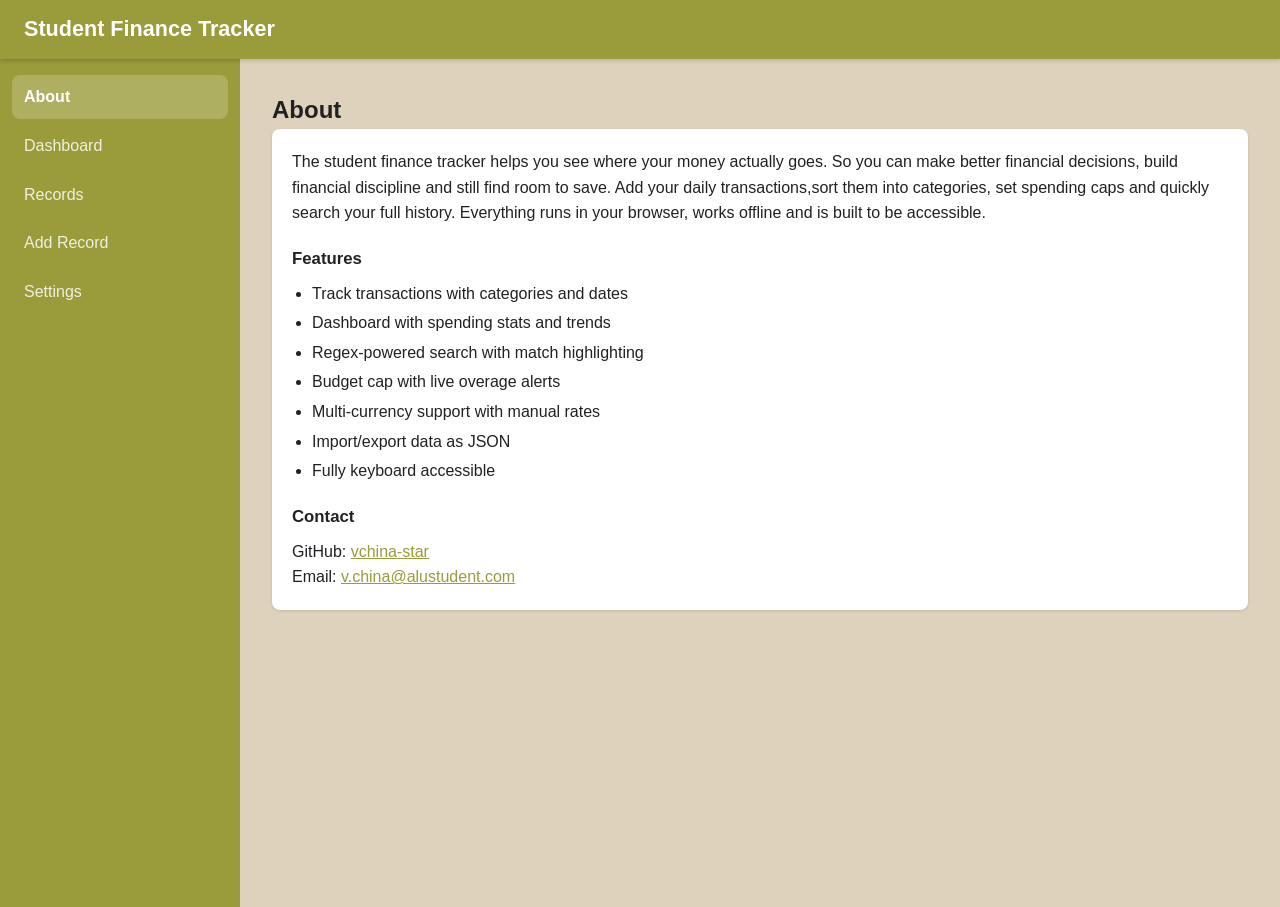
<file: index.html>
<!DOCTYPE html>
<html lang="en">
<head>
  <meta charset="UTF-8">
  <meta name="viewport" content="width=device-width, initial-scale=1.0">
  <title>About — Student Finance Tracker</title>
  <link rel="stylesheet" href="styles/main.css">
</head>
<body>
  <a href="#main-content" class="skip-link">Skip to main content</a>

  <header class="app-header">
    <h1>Student Finance Tracker</h1>
    <button id="menu-toggle" class="menu-toggle" aria-expanded="false" aria-controls="main-nav" aria-label="Toggle navigation">
      <span class="hamburger"></span>
    </button>
    <nav id="main-nav" class="main-nav" aria-label="Main navigation">
      <ul>
        <li><a href="index.html" class="nav-link active">About</a></li>
        <li><a href="pages/dashboard.html" class="nav-link">Dashboard</a></li>
        <li><a href="pages/records.html" class="nav-link">Records</a></li>
        <li><a href="pages/add-edit.html" class="nav-link">Add Record</a></li>
        <li><a href="pages/settings.html" class="nav-link">Settings</a></li>
      </ul>
    </nav>
  </header>

  <div id="status-message" role="status" aria-live="polite" class="sr-only"></div>
  <div id="alert-message" role="alert" aria-live="assertive" class="sr-only"></div>

  <div class="page-wrapper">
    <nav class="sidebar-nav" aria-label="Main navigation">
      <ul>
        <li><a href="index.html" class="nav-link active">About</a></li>
        <li><a href="pages/dashboard.html" class="nav-link">Dashboard</a></li>
        <li><a href="pages/records.html" class="nav-link">Records</a></li>
        <li><a href="pages/add-edit.html" class="nav-link">Add Record</a></li>
        <li><a href="pages/settings.html" class="nav-link">Settings</a></li>
      </ul>
    </nav>

    <main id="main-content">
    <section id="about" aria-labelledby="about-heading">
      <h2 id="about-heading">About</h2>
      <div class="about-content">
        <p>
      The student finance tracker helps you see where your money actually goes.
      So you can make better financial decisions, build financial discipline and still find room to save.
      Add your daily transactions,sort them into categories, set spending caps and quickly search your full history.
      Everything runs in your browser, works offline and is built to be accessible.
        </p>
        <h3>Features</h3>
        <ul>
          <li>Track transactions with categories and dates</li>
          <li>Dashboard with spending stats and trends</li>
          <li>Regex-powered search with match highlighting</li>
          <li>Budget cap with live overage alerts</li>
          <li>Multi-currency support with manual rates</li>
          <li>Import/export data as JSON</li>
          <li>Fully keyboard accessible</li>
        </ul>
        <h3>Contact</h3>
        <address>
          <p>GitHub: <a href="https://github.com/vchina-star" target="_blank" rel="noopener">vchina-star</a></p>
          <p>Email: <a href="mailto:v.china@alustudent.com">v.china@alustudent.com</a></p>
        </address>
      </div>
    </section>
    </main>
  </div>

  <script type="module" src="scripts/ui.js"></script>
</body>
</html>
</file>
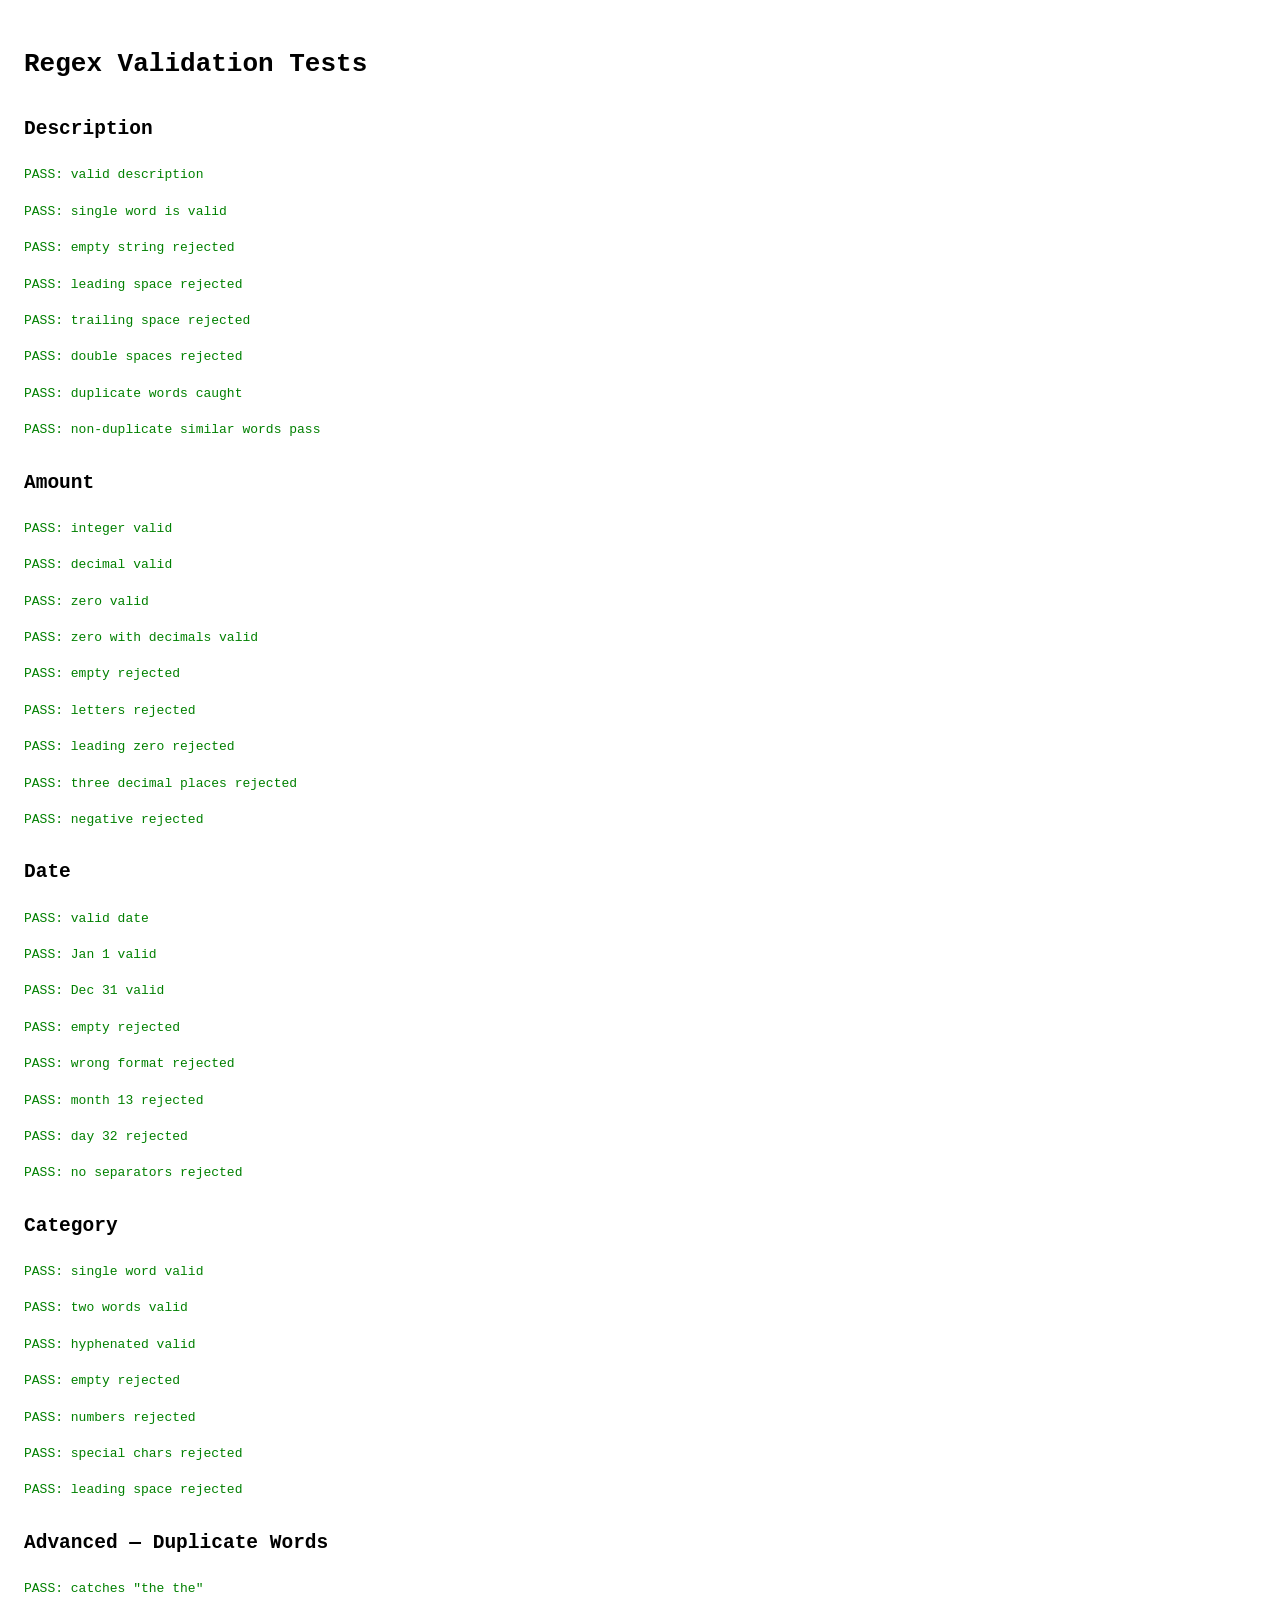
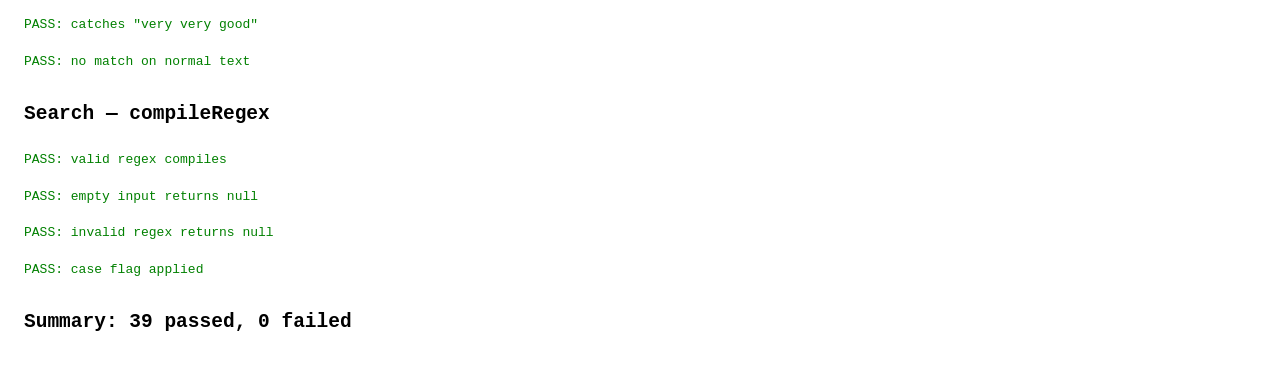
<file: tests.html>
<!DOCTYPE html>
<html lang="en">
<head>
  <meta charset="UTF-8">
  <meta name="viewport" content="width=device-width, initial-scale=1.0">
  <title>Validator Tests</title>
  <style>
    body { font-family: monospace; padding: 1rem; line-height: 1.8; }
    .pass { color: green; }
    .fail { color: red; font-weight: bold; }
    h2 { margin-top: 1.5rem; }
  </style>
</head>
<body>
  <h1>Regex Validation Tests</h1>
  <div id="results"></div>
  <script type="module">
    import { validateDescription, validateAmount, validateDate, validateCategory, patterns } from './scripts/validators.js';
    import { compileRegex } from './scripts/search.js';

    const results = document.getElementById('results');
    let passed = 0;
    let failed = 0;

    function assert(label, condition) {
      if (condition) {
        passed++;
        results.innerHTML += `<p class="pass">PASS: ${label}</p>`;
      } else {
        failed++;
        results.innerHTML += `<p class="fail">FAIL: ${label}</p>`;
      }
    }

    function section(title) {
      results.innerHTML += `<h2>${title}</h2>`;
    }

    // Description validation
    section('Description');
    assert('valid description', validateDescription('Lunch at cafeteria') === '');
    assert('single word is valid', validateDescription('Coffee') === '');
    assert('empty string rejected', validateDescription('') !== '');
    assert('leading space rejected', validateDescription(' Lunch') !== '');
    assert('trailing space rejected', validateDescription('Lunch ') !== '');
    assert('double spaces rejected', validateDescription('Lunch  at') !== '');
    assert('duplicate words caught', validateDescription('the the lunch') !== '');
    assert('non-duplicate similar words pass', validateDescription('the theater') === '');

    // Amount validation
    section('Amount');
    assert('integer valid', validateAmount('100') === '');
    assert('decimal valid', validateAmount('12.50') === '');
    assert('zero valid', validateAmount('0') === '');
    assert('zero with decimals valid', validateAmount('0.99') === '');
    assert('empty rejected', validateAmount('') !== '');
    assert('letters rejected', validateAmount('abc') !== '');
    assert('leading zero rejected', validateAmount('01') !== '');
    assert('three decimal places rejected', validateAmount('12.500') !== '');
    assert('negative rejected', validateAmount('-5') !== '');

    // Date validation
    section('Date');
    assert('valid date', validateDate('2025-09-25') === '');
    assert('Jan 1 valid', validateDate('2025-01-01') === '');
    assert('Dec 31 valid', validateDate('2025-12-31') === '');
    assert('empty rejected', validateDate('') !== '');
    assert('wrong format rejected', validateDate('25-09-2025') !== '');
    assert('month 13 rejected', validateDate('2025-13-01') !== '');
    assert('day 32 rejected', validateDate('2025-01-32') !== '');
    assert('no separators rejected', validateDate('20250925') !== '');

    // Category validation
    section('Category');
    assert('single word valid', validateCategory('Food') === '');
    assert('two words valid', validateCategory('Fast Food') === '');
    assert('hyphenated valid', validateCategory('Self-care') === '');
    assert('empty rejected', validateCategory('') !== '');
    assert('numbers rejected', validateCategory('Food2') !== '');
    assert('special chars rejected', validateCategory('Food!') !== '');
    assert('leading space rejected', validateCategory(' Food') !== '');

    // Advanced: duplicate word regex
    section('Advanced — Duplicate Words');
    assert('catches "the the"', patterns.duplicateWords.test('the the'));
    assert('catches "very very good"', patterns.duplicateWords.test('very very good'));
    assert('no match on normal text', !patterns.duplicateWords.test('the quick brown fox'));

    // Search: compileRegex
    section('Search — compileRegex');
    assert('valid regex compiles', compileRegex('\\d+') !== null);
    assert('empty input returns null', compileRegex('') === null);
    assert('invalid regex returns null', compileRegex('[invalid') === null);
    assert('case flag applied', compileRegex('food', 'i').flags.includes('i'));

    // Summary
    results.innerHTML += `<h2>Summary: ${passed} passed, ${failed} failed</h2>`;
  </script>
</body>
</html>
</file>
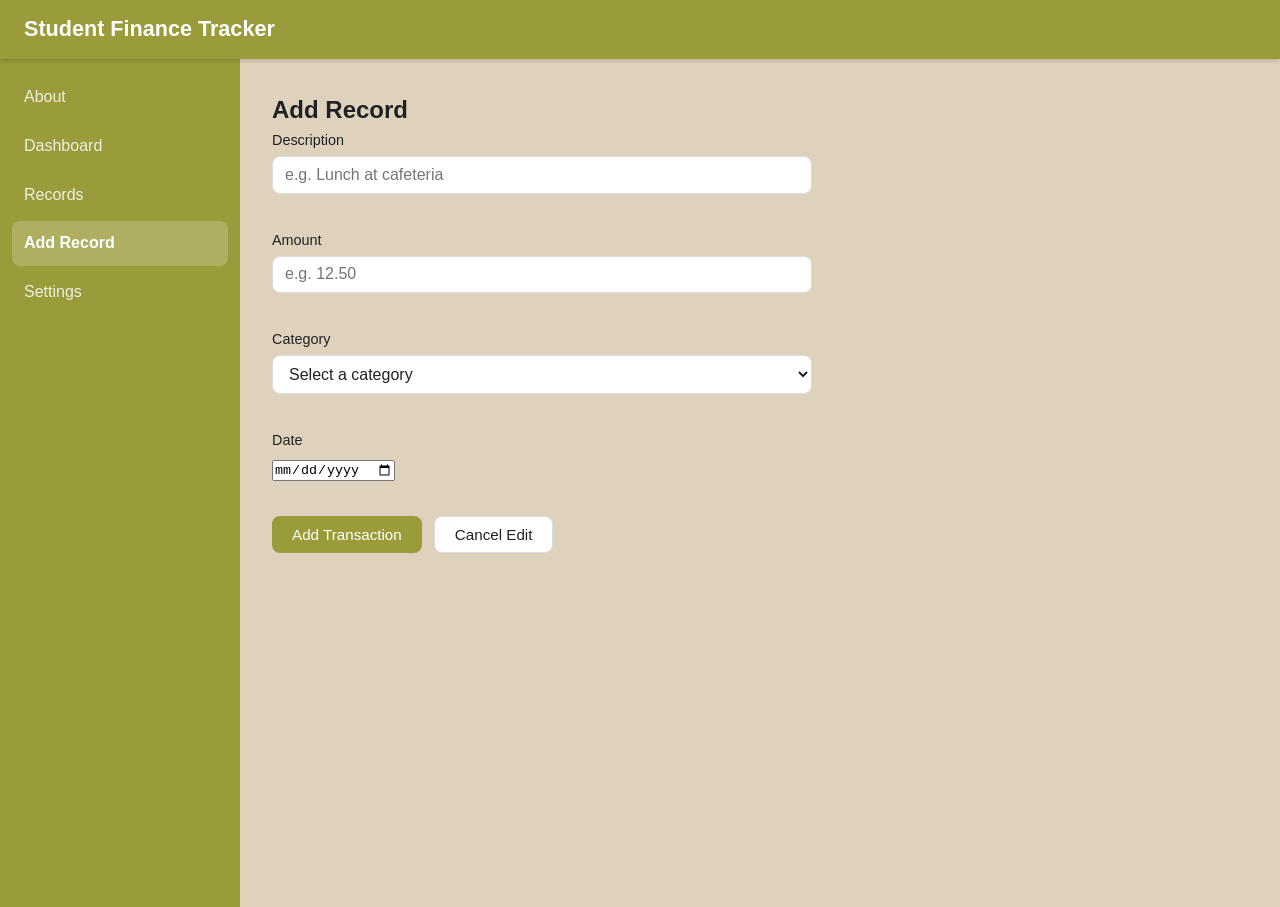
<file: pages/add-edit.html>
<!DOCTYPE html>
<html lang="en">
<head>
  <meta charset="UTF-8">
  <meta name="viewport" content="width=device-width, initial-scale=1.0">
  <title>Add Record — Student Finance Tracker</title>
  <link rel="stylesheet" href="../styles/main.css">
</head>
<body>
  <a href="#main-content" class="skip-link">Skip to main content</a>

  <header class="app-header">
    <h1>Student Finance Tracker</h1>
    <button id="menu-toggle" class="menu-toggle" aria-expanded="false" aria-controls="main-nav" aria-label="Toggle navigation">
      <span class="hamburger"></span>
    </button>
    <nav id="main-nav" class="main-nav" aria-label="Main navigation">
      <ul>
        <li><a href="../index.html" class="nav-link">About</a></li>
        <li><a href="dashboard.html" class="nav-link">Dashboard</a></li>
        <li><a href="records.html" class="nav-link">Records</a></li>
        <li><a href="add-edit.html" class="nav-link active">Add Record</a></li>
        <li><a href="settings.html" class="nav-link">Settings</a></li>
      </ul>
    </nav>
  </header>

  <div id="status-message" role="status" aria-live="polite" class="sr-only"></div>
  <div id="alert-message" role="alert" aria-live="assertive" class="sr-only"></div>

  <div class="page-wrapper">
    <nav class="sidebar-nav" aria-label="Main navigation">
      <ul>
        <li><a href="../index.html" class="nav-link">About</a></li>
        <li><a href="dashboard.html" class="nav-link">Dashboard</a></li>
        <li><a href="records.html" class="nav-link">Records</a></li>
        <li><a href="add-edit.html" class="nav-link active">Add Record</a></li>
        <li><a href="settings.html" class="nav-link">Settings</a></li>
      </ul>
    </nav>

    <main id="main-content">
    <section id="add-edit" aria-labelledby="add-edit-heading">
      <h2 id="add-edit-heading">Add Record</h2>

      <form id="transaction-form" novalidate>
        <div class="form-group">
          <label for="input-description">Description</label>
          <input type="text" id="input-description" name="description" required
                 placeholder="e.g. Lunch at cafeteria" autocomplete="off">
          <p id="error-description" class="field-error" aria-live="polite"></p>
        </div>

        <div class="form-group">
          <label for="input-amount">Amount</label>
          <input type="text" id="input-amount" name="amount" inputmode="decimal" required
                 placeholder="e.g. 12.50">
          <p id="error-amount" class="field-error" aria-live="polite"></p>
        </div>

        <div class="form-group">
          <label for="input-category">Category</label>
          <select id="input-category" name="category" required>
            <option value="">Select a category</option>
            <option value="Food">Food</option>
            <option value="Books">Books</option>
            <option value="Transport">Transport</option>
            <option value="Entertainment">Entertainment</option>
            <option value="Fees">Fees</option>
            <option value="Other">Other</option>
          </select>
          <p id="error-category" class="field-error" aria-live="polite"></p>
        </div>

        <div class="form-group">
          <label for="input-date">Date</label>
          <input type="date" id="input-date" name="date" required>
          <p id="error-date" class="field-error" aria-live="polite"></p>
        </div>

        <input type="hidden" id="edit-id" name="editId" value="">

        <div class="form-actions">
          <button type="submit" id="form-submit-btn">Add Transaction</button>
          <button type="button" id="form-cancel-btn" hidden>Cancel Edit</button>
        </div>
      </form>
    </section>
    </main>
  </div>

  <script type="module" src="../scripts/ui.js"></script>
</body>
</html>
</file>
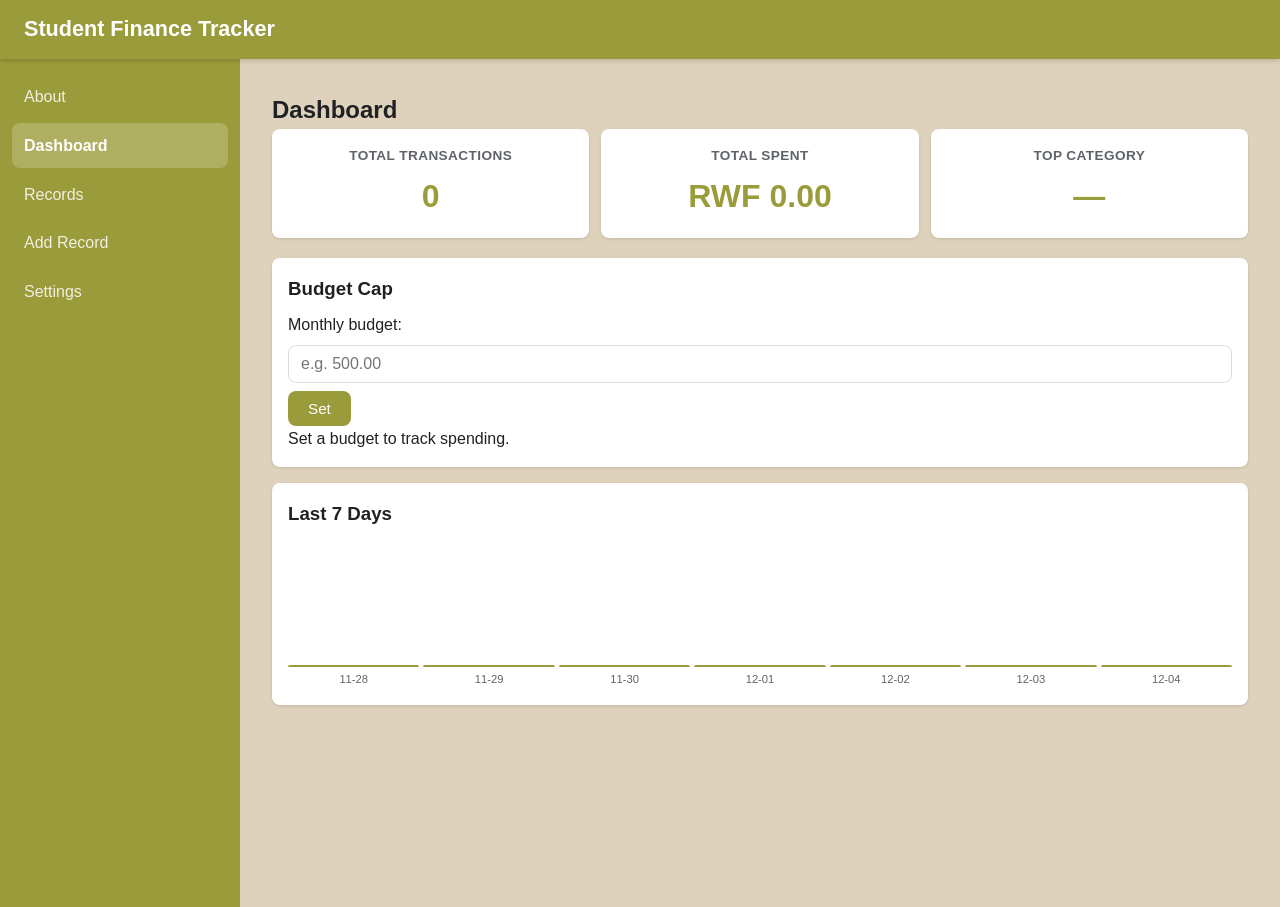
<file: pages/dashboard.html>
<!DOCTYPE html>
<html lang="en">
<head>
  <meta charset="UTF-8">
  <meta name="viewport" content="width=device-width, initial-scale=1.0">
  <title>Dashboard — Student Finance Tracker</title>
  <link rel="stylesheet" href="../styles/main.css">
</head>
<body>
  <a href="#main-content" class="skip-link">Skip to main content</a>

  <header class="app-header">
    <h1>Student Finance Tracker</h1>
    <button id="menu-toggle" class="menu-toggle" aria-expanded="false" aria-controls="main-nav" aria-label="Toggle navigation">
      <span class="hamburger"></span>
    </button>
    <nav id="main-nav" class="main-nav" aria-label="Main navigation">
      <ul>
        <li><a href="../index.html" class="nav-link">About</a></li>
        <li><a href="dashboard.html" class="nav-link active">Dashboard</a></li>
        <li><a href="records.html" class="nav-link">Records</a></li>
        <li><a href="add-edit.html" class="nav-link">Add Record</a></li>
        <li><a href="settings.html" class="nav-link">Settings</a></li>
      </ul>
    </nav>
  </header>

  <div id="status-message" role="status" aria-live="polite" class="sr-only"></div>
  <div id="alert-message" role="alert" aria-live="assertive" class="sr-only"></div>

  <div class="page-wrapper">
    <nav class="sidebar-nav" aria-label="Main navigation">
      <ul>
        <li><a href="../index.html" class="nav-link">About</a></li>
        <li><a href="dashboard.html" class="nav-link active">Dashboard</a></li>
        <li><a href="records.html" class="nav-link">Records</a></li>
        <li><a href="add-edit.html" class="nav-link">Add Record</a></li>
        <li><a href="settings.html" class="nav-link">Settings</a></li>
      </ul>
    </nav>

    <main id="main-content">
    <section id="dashboard" aria-labelledby="dashboard-heading">
      <h2 id="dashboard-heading">Dashboard</h2>

      <div class="stats-grid">
        <div class="stat-card">
          <h3>Total Transactions</h3>
          <p id="stat-total-count" class="stat-value">0</p>
        </div>
        <div class="stat-card">
          <h3>Total Spent</h3>
          <p id="stat-total-amount" class="stat-value">0.00</p>
        </div>
        <div class="stat-card">
          <h3>Top Category</h3>
          <p id="stat-top-category" class="stat-value">—</p>
        </div>
      </div>

      <div class="budget-section">
        <h3>Budget Cap</h3>
        <div class="budget-controls">
          <label for="budget-cap-input">Monthly budget:</label>
          <input type="text" id="budget-cap-input" inputmode="decimal" placeholder="e.g. 500.00">
          <button id="set-budget-btn" type="button">Set</button>
        </div>
        <div id="budget-status" aria-live="polite">
          <p id="budget-remaining">Set a budget to track spending.</p>
        </div>
      </div>

      <div class="chart-section">
        <h3>Last 7 Days</h3>
        <div id="trend-chart" class="trend-chart" role="img" aria-label="Spending trend for the last 7 days"></div>
      </div>
    </section>
    </main>
  </div>

  <script type="module" src="../scripts/ui.js"></script>
</body>
</html>
</file>
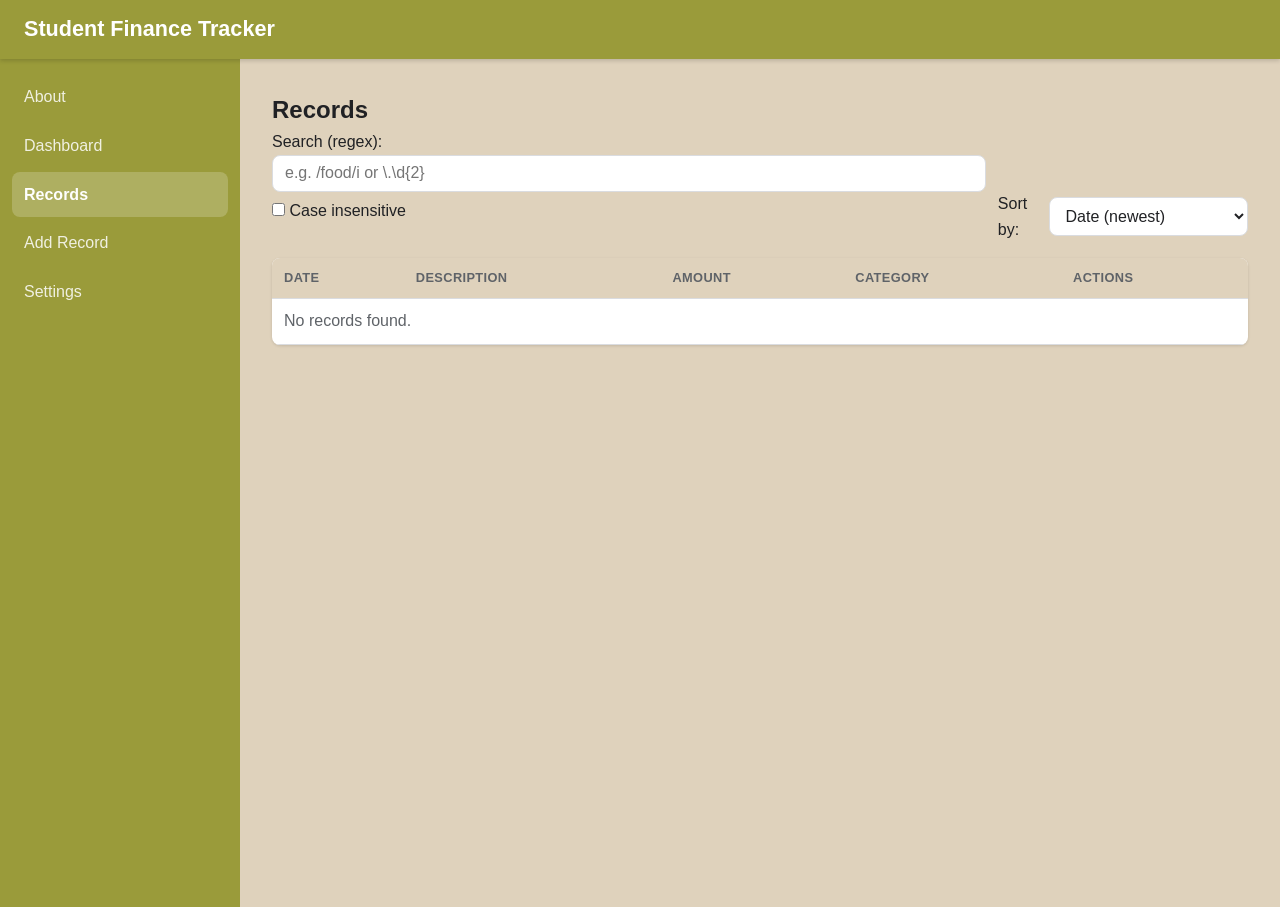
<file: pages/records.html>
<!DOCTYPE html>
<html lang="en">
<head>
  <meta charset="UTF-8">
  <meta name="viewport" content="width=device-width, initial-scale=1.0">
  <title>Records — Student Finance Tracker</title>
  <link rel="stylesheet" href="../styles/main.css">
</head>
<body>
  <a href="#main-content" class="skip-link">Skip to main content</a>

  <header class="app-header">
    <h1>Student Finance Tracker</h1>
    <button id="menu-toggle" class="menu-toggle" aria-expanded="false" aria-controls="main-nav" aria-label="Toggle navigation">
      <span class="hamburger"></span>
    </button>
    <nav id="main-nav" class="main-nav" aria-label="Main navigation">
      <ul>
        <li><a href="../index.html" class="nav-link">About</a></li>
        <li><a href="dashboard.html" class="nav-link">Dashboard</a></li>
        <li><a href="records.html" class="nav-link active">Records</a></li>
        <li><a href="add-edit.html" class="nav-link">Add Record</a></li>
        <li><a href="settings.html" class="nav-link">Settings</a></li>
      </ul>
    </nav>
  </header>

  <div id="status-message" role="status" aria-live="polite" class="sr-only"></div>
  <div id="alert-message" role="alert" aria-live="assertive" class="sr-only"></div>

  <div class="page-wrapper">
    <nav class="sidebar-nav" aria-label="Main navigation">
      <ul>
        <li><a href="../index.html" class="nav-link">About</a></li>
        <li><a href="dashboard.html" class="nav-link">Dashboard</a></li>
        <li><a href="records.html" class="nav-link active">Records</a></li>
        <li><a href="add-edit.html" class="nav-link">Add Record</a></li>
        <li><a href="settings.html" class="nav-link">Settings</a></li>
      </ul>
    </nav>

    <main id="main-content">
    <section id="records" aria-labelledby="records-heading">
      <h2 id="records-heading">Records</h2>

      <div class="records-toolbar">
        <div class="search-group">
          <label for="search-input">Search (regex):</label>
          <input type="text" id="search-input" placeholder="e.g. /food/i or \.\d{2}">
          <div class="search-options">
            <label>
              <input type="checkbox" id="search-case-toggle"> Case insensitive
            </label>
          </div>
          <p id="search-error" class="field-error" role="alert" aria-live="assertive"></p>
        </div>

        <div class="sort-group">
          <label for="sort-select">Sort by:</label>
          <select id="sort-select">
            <option value="date-desc">Date (newest)</option>
            <option value="date-asc">Date (oldest)</option>
            <option value="description-asc">Description (A→Z)</option>
            <option value="description-desc">Description (Z→A)</option>
            <option value="amount-asc">Amount (low→high)</option>
            <option value="amount-desc">Amount (high→low)</option>
          </select>
        </div>
      </div>

      <div class="table-wrapper">
        <table id="records-table" aria-label="Transaction records">
          <thead>
            <tr>
              <th scope="col">Date</th>
              <th scope="col">Description</th>
              <th scope="col">Amount</th>
              <th scope="col">Category</th>
              <th scope="col">Actions</th>
            </tr>
          </thead>
          <tbody id="records-body">
            <tr class="empty-row">
              <td colspan="5">No records yet. Add your first transaction!</td>
            </tr>
          </tbody>
        </table>
      </div>

      <div id="records-cards" class="records-cards" aria-label="Transaction records"></div>
    </section>
    </main>
  </div>

  <script type="module" src="../scripts/ui.js"></script>
</body>
</html>
</file>
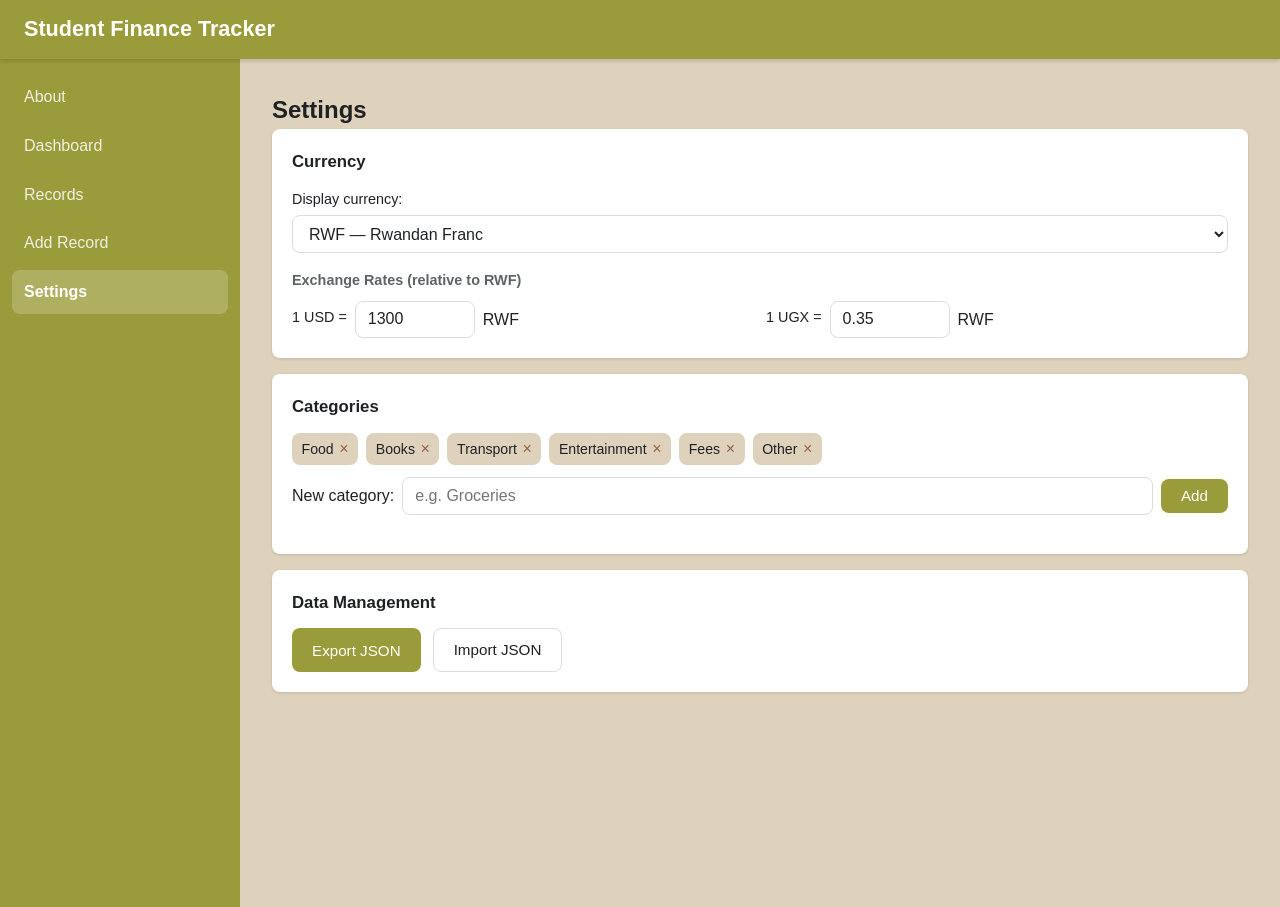
<file: pages/settings.html>
<!DOCTYPE html>
<html lang="en">
<head>
  <meta charset="UTF-8">
  <meta name="viewport" content="width=device-width, initial-scale=1.0">
  <title>Settings — Student Finance Tracker</title>
  <link rel="stylesheet" href="../styles/main.css">
</head>
<body>
  <a href="#main-content" class="skip-link">Skip to main content</a>

  <header class="app-header">
    <h1>Student Finance Tracker</h1>
    <button id="menu-toggle" class="menu-toggle" aria-expanded="false" aria-controls="main-nav" aria-label="Toggle navigation">
      <span class="hamburger"></span>
    </button>
    <nav id="main-nav" class="main-nav" aria-label="Main navigation">
      <ul>
        <li><a href="../index.html" class="nav-link">About</a></li>
        <li><a href="dashboard.html" class="nav-link">Dashboard</a></li>
        <li><a href="records.html" class="nav-link">Records</a></li>
        <li><a href="add-edit.html" class="nav-link">Add Record</a></li>
        <li><a href="settings.html" class="nav-link active">Settings</a></li>
      </ul>
    </nav>
  </header>

  <div id="status-message" role="status" aria-live="polite" class="sr-only"></div>
  <div id="alert-message" role="alert" aria-live="assertive" class="sr-only"></div>

  <div class="page-wrapper">
    <nav class="sidebar-nav" aria-label="Main navigation">
      <ul>
        <li><a href="../index.html" class="nav-link">About</a></li>
        <li><a href="dashboard.html" class="nav-link">Dashboard</a></li>
        <li><a href="records.html" class="nav-link">Records</a></li>
        <li><a href="add-edit.html" class="nav-link">Add Record</a></li>
        <li><a href="settings.html" class="nav-link active">Settings</a></li>
      </ul>
    </nav>

    <main id="main-content">
    <section id="settings" aria-labelledby="settings-heading">
      <h2 id="settings-heading">Settings</h2>

      <div class="settings-group">
        <h3>Currency</h3>
        <div class="form-group">
          <label for="base-currency">Display currency:</label>
          <select id="base-currency">
            <option value="RWF">RWF — Rwandan Franc</option>
            <option value="USD">USD — US Dollar</option>
            <option value="UGX">UGX — Ugandan Shilling</option>
          </select>
        </div>

        <h4>Exchange Rates (relative to RWF)</h4>
        <div class="rates-grid">
          <div class="form-group">
            <label for="rate-usd">1 USD =</label>
            <input type="text" id="rate-usd" inputmode="decimal" value="1300">
            <span>RWF</span>
          </div>
          <div class="form-group">
            <label for="rate-ugx">1 UGX =</label>
            <input type="text" id="rate-ugx" inputmode="decimal" value="0.35">
            <span>RWF</span>
          </div>
        </div>
      </div>

      <div class="settings-group">
        <h3>Categories</h3>
        <ul id="category-list" class="category-list"></ul>
        <div class="category-add">
          <label for="new-category-input">New category:</label>
          <input type="text" id="new-category-input" placeholder="e.g. Groceries">
          <button type="button" id="add-category-btn">Add</button>
        </div>
        <p id="error-new-category" class="field-error" aria-live="polite"></p>
      </div>

      <div class="settings-group">
        <h3>Data Management</h3>
        <div class="data-actions">
          <button type="button" id="export-btn">Export JSON</button>
          <label for="import-file" class="btn-label">Import JSON</label>
          <input type="file" id="import-file" accept=".json" class="sr-only">
        </div>
        <p id="import-status" role="status" aria-live="polite"></p>
      </div>
    </section>
    </main>
  </div>

  <script type="module" src="../scripts/ui.js"></script>
</body>
</html>
</file>
<file: styles/main.css>
*,
*::before,
*::after {
  box-sizing: border-box;
  margin: 0;
  padding: 0;
}

:root {
  --clr-primary: #9a9b3a;
  --clr-primary-dark: #95bdf1;
  --clr-danger: #916147;
  --clr-success: #1e8e3e;
  --clr-warning: #f9ab00;
  --clr-bg: #dfd2bc;
  --clr-surface: #ffffff;
  --clr-text: #202124;
  --clr-text-muted: #5f6368;
  --clr-border: #dadce0;
  --clr-focus: #1a73e8;
  --clr-highlight: #fff3cd;
  --radius: 8px;
  --shadow: 0 1px 3px rgba(0, 0, 0, 0.12);
  --transition: 0.2s ease;
  --max-width: 1100px;
}

html {
  font-size: 16px;
  scroll-behavior: smooth;
}

body {
  font-family: -apple-system, BlinkMacSystemFont, "Segoe UI", Roboto, sans-serif;
  color: var(--clr-text);
  background: var(--clr-bg);
  line-height: 1.6;
  min-height: 100vh;
  display: flex;
  flex-direction: column;
}

.page-wrapper {
  display: flex;
  flex: 1;
}

.skip-link {
  position: absolute;
  top: -100%;
  left: 1rem;
  background: var(--clr-primary);
  color: #fff;
  padding: 0.5rem 1rem;
  border-radius: var(--radius);
  z-index: 1000;
  transition: top var(--transition);
}

.skip-link:focus {
  top: 0.5rem;
}

.sr-only {
  position: absolute;
  width: 1px;
  height: 1px;
  padding: 0;
  margin: -1px;
  overflow: hidden;
  clip: rect(0, 0, 0, 0);
  white-space: nowrap;
  border: 0;
}

*:focus-visible {
  outline: 3px solid var(--clr-focus);
  outline-offset: 2px;
}

.app-header {
  background: var(--clr-primary);
  color: #fff;
  padding: 0.75rem 1rem;
  display: flex;
  align-items: center;
  justify-content: space-between;
  flex-wrap: wrap;
  position: sticky;
  top: 0;
  z-index: 100;
  box-shadow: 0 2px 4px rgba(0, 0, 0, 0.15);
}

.app-header h1 {
  font-size: 1.15rem;
  font-weight: 600;
}

.menu-toggle {
  display: flex;
  align-items: center;
  justify-content: center;
  background: none;
  border: 2px solid rgba(255, 255, 255, 0.5);
  border-radius: var(--radius);
  padding: 0.4rem;
  cursor: pointer;
  width: 40px;
  height: 40px;
}

.hamburger,
.hamburger::before,
.hamburger::after {
  display: block;
  width: 20px;
  height: 2px;
  background: #fff;
  border-radius: 1px;
  transition: transform var(--transition);
  position: relative;
}

.hamburger::before,
.hamburger::after {
  content: "";
  position: absolute;
}

.hamburger::before {
  top: -6px;
}

.hamburger::after {
  top: 6px;
}

.menu-toggle[aria-expanded="true"] .hamburger {
  background: transparent;
}

.menu-toggle[aria-expanded="true"] .hamburger::before {
  top: 0;
  transform: rotate(45deg);
}

.menu-toggle[aria-expanded="true"] .hamburger::after {
  top: 0;
  transform: rotate(-45deg);
}

.main-nav {
  display: none;
  width: 100%;
  margin-top: 0.5rem;
}

.main-nav.open {
  display: block;
}

.main-nav ul {
  list-style: none;
  display: flex;
  flex-direction: column;
  gap: 0.25rem;
}

.nav-link {
  display: block;
  padding: 0.5rem 0.75rem;
  color: rgba(255, 255, 255, 0.85);
  text-decoration: none;
  border-radius: var(--radius);
  transition: background var(--transition), color var(--transition);
}

.nav-link:hover,
.nav-link:focus-visible {
  background: rgba(255, 255, 255, 0.15);
  color: #fff;
}

.nav-link.active {
  background: rgba(255, 255, 255, 0.2);
  color: #fff;
  font-weight: 600;
}

main {
  flex: 1;
  width: 100%;
  max-width: var(--max-width);
  margin: 0 auto;
  padding: 1rem;
}

main > section {
  animation: fadeIn 0.25s ease;
}

@keyframes fadeIn {
  from { opacity: 0; transform: translateY(8px); }
  to   { opacity: 1; transform: translateY(0); }
}

.about-content {
  background: var(--clr-surface);
  padding: 1.25rem;
  border-radius: var(--radius);
  box-shadow: var(--shadow);
}

.about-content h3 {
  margin-top: 1.25rem;
  margin-bottom: 0.5rem;
  font-size: 1.05rem;
}

.about-content ul {
  padding-left: 1.25rem;
}

.about-content li {
  margin-bottom: 0.25rem;
}

address {
  font-style: normal;
  margin-top: 0.5rem;
}

address a {
  color: var(--clr-primary);
}

.stats-grid {
  display: grid;
  grid-template-columns: 1fr;
  gap: 0.75rem;
  margin-bottom: 1.25rem;
}

.stat-card {
  background: var(--clr-surface);
  padding: 1rem;
  border-radius: var(--radius);
  box-shadow: var(--shadow);
  text-align: center;
}

.stat-card h3 {
  font-size: 0.85rem;
  color: var(--clr-text-muted);
  text-transform: uppercase;
  letter-spacing: 0.03em;
  margin-bottom: 0.25rem;
}

.stat-value {
  font-size: 1.75rem;
  font-weight: 700;
  color: var(--clr-primary);
}

.budget-section,
.chart-section {
  background: var(--clr-surface);
  padding: 1rem;
  border-radius: var(--radius);
  box-shadow: var(--shadow);
  margin-bottom: 1rem;
}

.budget-controls {
  display: flex;
  align-items: center;
  gap: 0.5rem;
  flex-wrap: wrap;
  margin-top: 0.5rem;
}

.trend-chart {
  display: flex;
  align-items: flex-end;
  gap: 4px;
  height: 120px;
  padding-top: 0.5rem;
}

.trend-chart .bar-group {
  flex: 1;
  display: flex;
  flex-direction: column;
  align-items: center;
  justify-content: flex-end;
  height: 100%;
}

.trend-chart .bar {
  width: 100%;
  background: var(--clr-primary);
  border-radius: 3px 3px 0 0;
  min-height: 2px;
  transition: height var(--transition);
}

.trend-chart .bar-label {
  font-size: 0.7rem;
  color: var(--clr-text-muted);
  margin-top: 0.25rem;
}

.records-toolbar {
  display: flex;
  flex-direction: column;
  gap: 0.75rem;
  margin-bottom: 1rem;
}

.search-group {
  flex: 1;
}

.search-options {
  margin-top: 0.35rem;
}

.sort-group {
  display: flex;
  align-items: center;
  gap: 0.5rem;
}

.table-wrapper {
  overflow-x: auto;
  background: var(--clr-surface);
  border-radius: var(--radius);
  box-shadow: var(--shadow);
}

#records-table {
  width: 100%;
  border-collapse: collapse;
}

#records-table th,
#records-table td {
  padding: 0.6rem 0.75rem;
  text-align: left;
  border-bottom: 1px solid var(--clr-border);
}

#records-table thead {
  background: var(--clr-bg);
}

#records-table th {
  font-size: 0.8rem;
  text-transform: uppercase;
  letter-spacing: 0.03em;
  color: var(--clr-text-muted);
  font-weight: 600;
}

.empty-row td {
  text-align: center;
  padding: 2rem;
  color: var(--clr-text-muted);
}

#records-table mark {
  background: var(--clr-highlight);
  padding: 0 2px;
  border-radius: 2px;
}

.records-cards {
  display: none;
}

.form-group {
  margin-bottom: 1rem;
}

.form-group label {
  display: block;
  font-weight: 500;
  margin-bottom: 0.25rem;
  font-size: 0.9rem;
}

input[type="text"],
select {
  width: 100%;
  padding: 0.55rem 0.75rem;
  border: 1px solid var(--clr-border);
  border-radius: var(--radius);
  font-size: 1rem;
  color: var(--clr-text);
  background: var(--clr-surface);
  transition: border-color var(--transition);
}

input[type="text"]:focus,
select:focus {
  border-color: var(--clr-primary);
}

.field-error {
  color: var(--clr-danger);
  font-size: 0.82rem;
  min-height: 1.2em;
  margin-top: 0.2rem;
}

.form-actions {
  display: flex;
  gap: 0.75rem;
  margin-top: 0.5rem;
}

button,
.btn-label {
  display: inline-flex;
  align-items: center;
  justify-content: center;
  padding: 0.55rem 1.25rem;
  font-size: 0.95rem;
  font-weight: 500;
  border: none;
  border-radius: var(--radius);
  cursor: pointer;
  transition: background var(--transition), transform 0.1s ease;
}

button:active,
.btn-label:active {
  transform: scale(0.97);
}

button[type="submit"],
#set-budget-btn,
#add-category-btn,
#export-btn {
  background: var(--clr-primary);
  color: #fff;
}

button[type="submit"]:hover,
#set-budget-btn:hover,
#add-category-btn:hover,
#export-btn:hover {
  background: var(--clr-primary-dark);
}

.btn-label {
  background: var(--clr-surface);
  border: 1px solid var(--clr-border);
  color: var(--clr-text);
}

.btn-label:hover {
  background: var(--clr-bg);
}

#form-cancel-btn {
  background: var(--clr-surface);
  border: 1px solid var(--clr-border);
  color: var(--clr-text);
}

.action-btn {
  background: none;
  border: 1px solid var(--clr-border);
  padding: 0.3rem 0.6rem;
  font-size: 0.82rem;
  border-radius: var(--radius);
  cursor: pointer;
  color: var(--clr-text);
  transition: background var(--transition);
}

.action-btn:hover {
  background: var(--clr-bg);
}

.action-btn.delete {
  color: var(--clr-danger);
  border-color: var(--clr-danger);
}

.action-btn.delete:hover {
  background: #fce8e6;
}

.settings-group {
  background: var(--clr-surface);
  padding: 1.25rem;
  border-radius: var(--radius);
  box-shadow: var(--shadow);
  margin-bottom: 1rem;
}

.settings-group h3 {
  margin-bottom: 0.75rem;
  font-size: 1.05rem;
}

.settings-group h4 {
  margin-top: 1rem;
  margin-bottom: 0.5rem;
  font-size: 0.9rem;
  color: var(--clr-text-muted);
}

.rates-grid {
  display: grid;
  grid-template-columns: 1fr;
  gap: 0.75rem;
}

.rates-grid .form-group {
  display: flex;
  align-items: center;
  gap: 0.5rem;
  margin-bottom: 0;
}

.rates-grid input[type="text"] {
  width: 120px;
}

.category-list {
  list-style: none;
  display: flex;
  flex-wrap: wrap;
  gap: 0.5rem;
  margin-bottom: 0.75rem;
}

.category-list li {
  display: inline-flex;
  align-items: center;
  gap: 0.35rem;
  background: var(--clr-bg);
  padding: 0.3rem 0.6rem;
  border-radius: var(--radius);
  font-size: 0.88rem;
}

.category-list .remove-cat-btn {
  background: none;
  border: none;
  color: var(--clr-danger);
  cursor: pointer;
  font-size: 1rem;
  padding: 0;
  line-height: 1;
}

.category-add {
  display: flex;
  align-items: center;
  gap: 0.5rem;
  flex-wrap: wrap;
}

.category-add input {
  width: auto;
  flex: 1;
  min-width: 140px;
}

.data-actions {
  display: flex;
  gap: 0.75rem;
  flex-wrap: wrap;
}

.app-footer {
  text-align: center;
  padding: 1rem;
  font-size: 0.82rem;
  color: var(--clr-text-muted);
  border-top: 1px solid var(--clr-border);
  margin-top: auto;
}

@media (min-width: 768px) {
  .app-header {
    flex-wrap: nowrap;
    padding: 0.75rem 1.5rem;
  }

  .app-header h1 {
    font-size: 1.25rem;
  }

  .menu-toggle {
    display: none;
  }

  .main-nav {
    display: none;
  }

  .sidebar-nav {
    display: flex;
    flex-direction: column;
    width: 220px;
    min-height: calc(100vh - 52px);
    background: var(--clr-primary);
    padding: 1rem 0.75rem;
    flex-shrink: 0;
  }

  .sidebar-nav ul {
    list-style: none;
    display: flex;
    flex-direction: column;
    gap: 0.25rem;
  }

  .sidebar-nav .nav-link {
    display: block;
    padding: 0.6rem 0.75rem;
    color: rgba(255, 255, 255, 0.85);
    text-decoration: none;
    border-radius: var(--radius);
    transition: background var(--transition), color var(--transition);
  }

  .sidebar-nav .nav-link:hover,
  .sidebar-nav .nav-link:focus-visible {
    background: rgba(255, 255, 255, 0.15);
    color: #fff;
  }

  .sidebar-nav .nav-link.active {
    background: rgba(255, 255, 255, 0.2);
    color: #fff;
    font-weight: 600;
  }

  main {
    padding: 1.5rem;
    flex: 1;
    max-width: none;
  }

  .stats-grid {
    grid-template-columns: repeat(3, 1fr);
  }

  .records-toolbar {
    flex-direction: row;
    align-items: flex-end;
  }

  .rates-grid {
    grid-template-columns: 1fr 1fr;
  }

  #transaction-form {
    max-width: 540px;
  }
}

@media (max-width: 767px) {
  .sidebar-nav {
    display: none;
  }
}

@media (min-width: 1024px) {
  .sidebar-nav {
    width: 240px;
  }

  .app-header h1 {
    font-size: 1.35rem;
  }

  main {
    padding: 2rem;
  }

  .stat-value {
    font-size: 2rem;
  }

  .trend-chart {
    height: 160px;
  }
}

@media (max-width: 767px) {
  .table-wrapper {
    display: none;
  }

  .records-cards {
    display: flex;
    flex-direction: column;
    gap: 0.75rem;
  }

  .record-card {
    background: var(--clr-surface);
    border-radius: var(--radius);
    box-shadow: var(--shadow);
    padding: 1rem;
  }

  .record-card .card-header {
    display: flex;
    justify-content: space-between;
    align-items: baseline;
    margin-bottom: 0.35rem;
  }

  .record-card .card-description {
    font-weight: 600;
  }

  .record-card .card-amount {
    font-weight: 700;
    color: var(--clr-primary);
  }

  .record-card .card-meta {
    font-size: 0.82rem;
    color: var(--clr-text-muted);
  }

  .record-card .card-actions {
    margin-top: 0.5rem;
    display: flex;
    gap: 0.5rem;
  }

  .record-card mark {
    background: var(--clr-highlight);
    padding: 0 2px;
    border-radius: 2px;
  }
}
</file>
